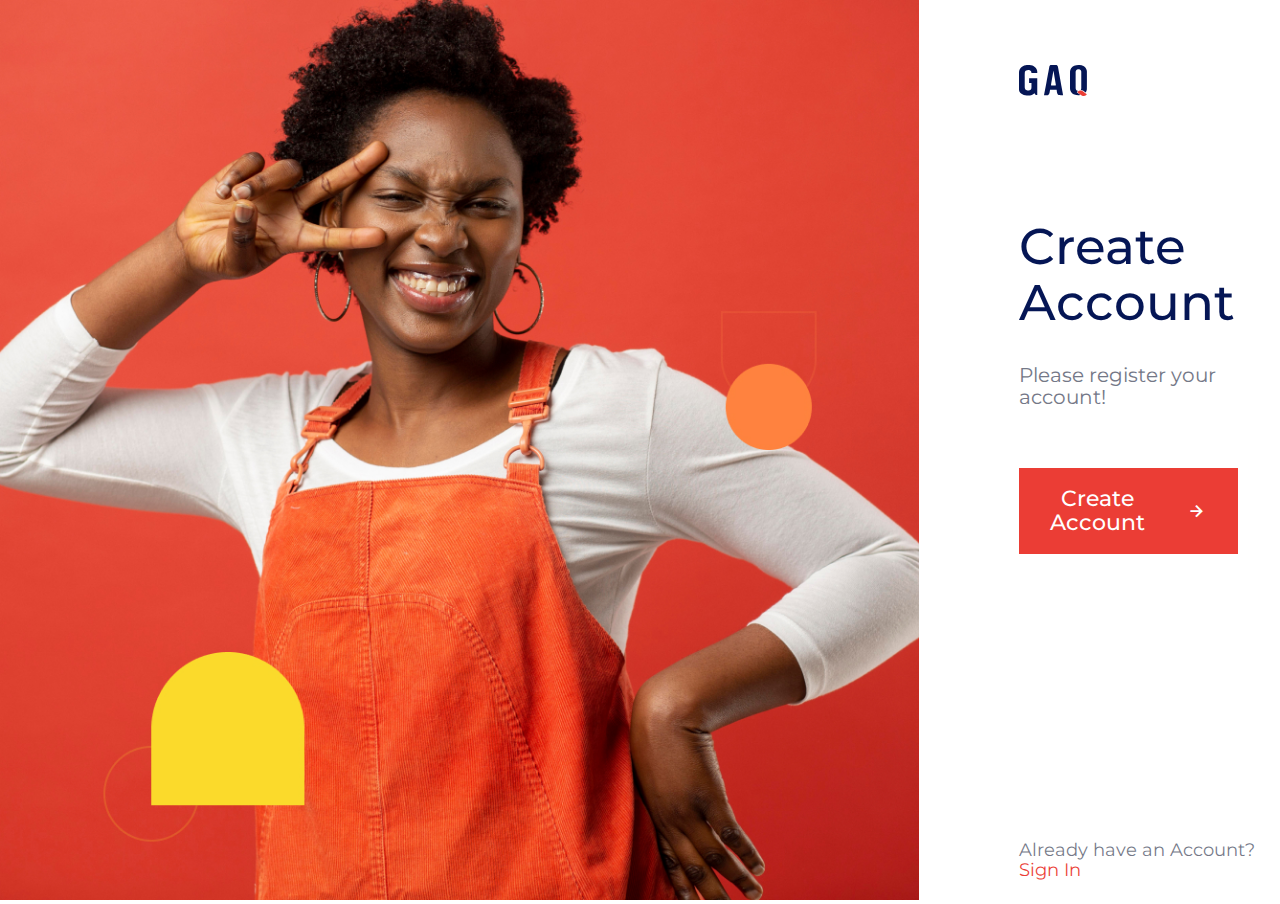
<file: index.html>
<!DOCTYPE html>
<html lang="ru">

<head>
    <meta charset="UTF-8">
    <meta http-equiv="X-UA-Compatible" content="IE=edge">
    <meta name="viewport" content="width=device-width, initial-scale=1.0">
    <title>Form</title>

    <link rel="stylesheet" href="./css/header.css">
    <link rel="stylesheet" href="./css/global.css">

    <link rel="preconnect" href="https://fonts.googleapis.com">
    <link rel="preconnect" href="https://fonts.gstatic.com" crossorigin>
    <link href="https://fonts.googleapis.com/css2?family=Montserrat:wght@400;500;600;700&display=swap" rel="stylesheet">

    <link href='https://unpkg.com/boxicons@2.1.1/css/boxicons.min.css' rel='stylesheet'>

</head>

<body>
    
    <header>
        <div class="header-item">
            <img src="./img/bg.jpg" alt="img" class="header-bg">
        </div>

        <div class="header-item info-item">
            <a href="index.html" class="logo"><img src="./img/logo.svg" alt="logo"></a>
            <h1 class="title">Create Account</h3>
            <p class="text">Please register your account!</p>
            <a href="form.html"><button class="btn header-btn">Create Account <i class='bx bx-right-arrow-alt icon'></i></button></a>

            <div class="link">
                Already have an Account? <a href="#">Sign In</a>
            </div>
        </div>
    </header>


</body>
</html>
</file>
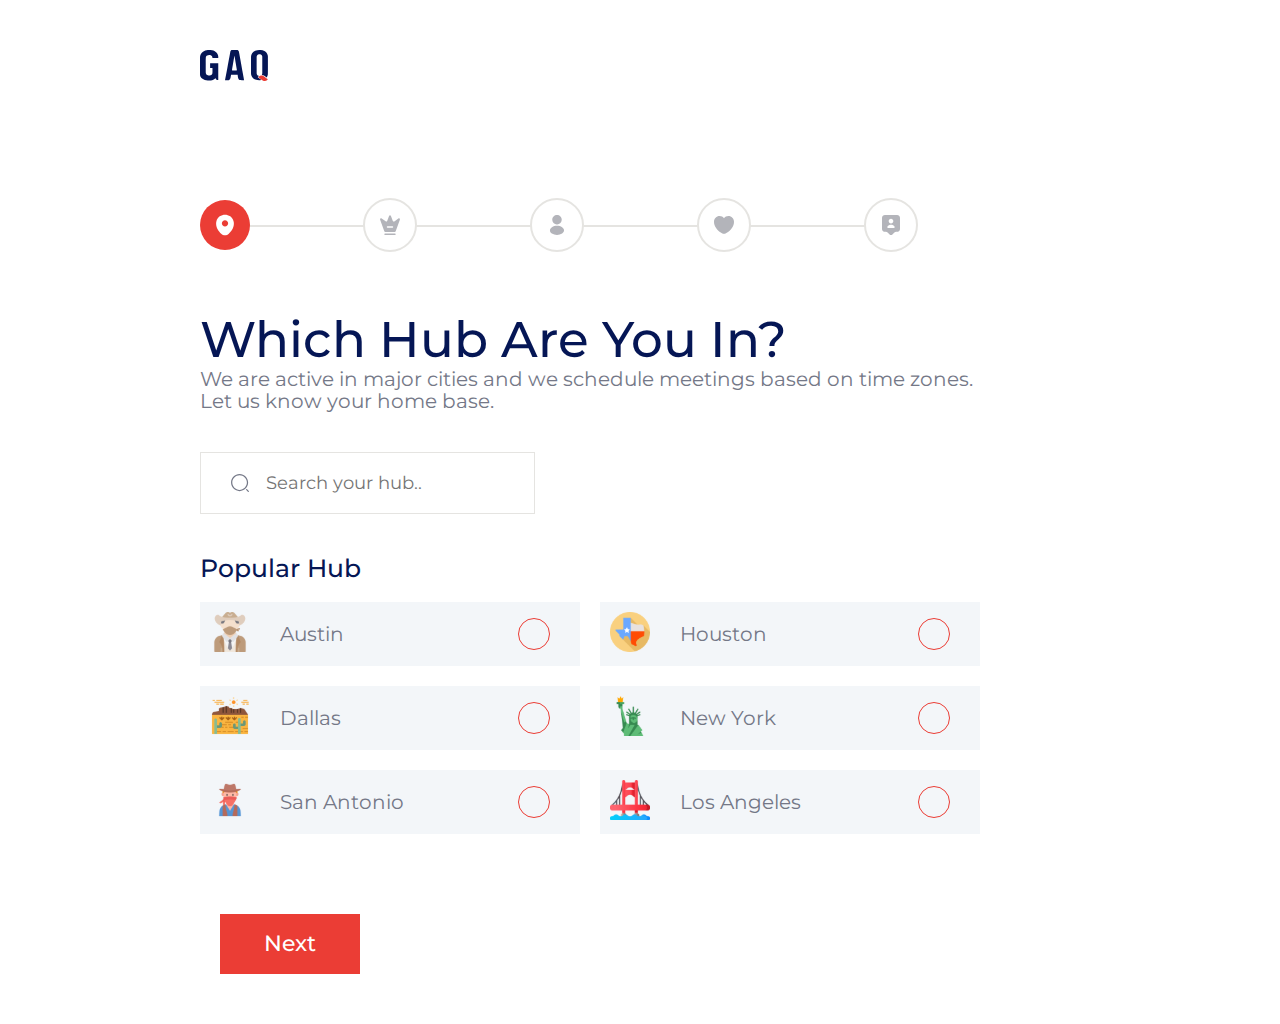
<file: form.html>
<!DOCTYPE html>
<html lang="ru">

<head>
    <meta charset="UTF-8">
    <meta http-equiv="X-UA-Compatible" content="IE=edge">
    <meta name="viewport" content="width=device-width, initial-scale=1.0">
    <title>Form</title>

    <link rel="stylesheet" href="./css/form1.css">
    <link rel="stylesheet" href="./css/global.css">
    <link rel="stylesheet" href="./css/radio.css">
    <link rel="stylesheet" href="./css/checkbox.css">
    <link rel="stylesheet" href="./css/uploader.css">
    <link rel="stylesheet" href="./css/interests.css">
    <link rel="stylesheet" href="./css/about.css">
    <link rel="stylesheet" href="./css/finish.css">

    <link rel="preconnect" href="https://fonts.googleapis.com">
    <link rel="preconnect" href="https://fonts.gstatic.com" crossorigin>
    <link href="https://fonts.googleapis.com/css2?family=Montserrat:wght@400;500;600;700&display=swap" rel="stylesheet">

    <link href='https://unpkg.com/boxicons@2.1.1/css/boxicons.min.css' rel='stylesheet'>

</head>

<body>
    
    <main>
        <a href="index.html" class="logo"><img src="./img/logo.svg" alt="logo"></a>

        <form action="#" class="steps-form">
            <div class="steps-numbers">
                <div class="progress">
                    <div class="progress-success"></div>    
                </div>

                <div class="step-number">
                    <svg width="18" height="22" viewBox="0 0 18 22" fill="none" xmlns="http://www.w3.org/2000/svg">
                        <path d="M17.62 7.45C16.57 2.83 12.54 0.75 8.99997 0.75C8.99997 0.75 8.99997 0.75 8.98997 0.75C5.45997 0.75 1.41997 2.82 0.369973 7.44C-0.800027 12.6 2.35997 16.97 5.21997 19.72C6.27997 20.74 7.63997 21.25 8.99997 21.25C10.36 21.25 11.72 20.74 12.77 19.72C15.63 16.97 18.79 12.61 17.62 7.45ZM8.99997 12.46C7.25997 12.46 5.84997 11.05 5.84997 9.31C5.84997 7.57 7.25997 6.16 8.99997 6.16C10.74 6.16 12.15 7.57 12.15 9.31C12.15 11.05 10.74 12.46 8.99997 12.46Z" fill="#B3B4BA"/>
                    </svg>
                </div>

                <div class="step-number">
                    <svg width="24" height="24" viewBox="0 0 24 24" fill="none" xmlns="http://www.w3.org/2000/svg">
                        <path d="M17 22H7C6.59 22 6.25 21.66 6.25 21.25C6.25 20.84 6.59 20.5 7 20.5H17C17.41 20.5 17.75 20.84 17.75 21.25C17.75 21.66 17.41 22 17 22Z" fill="#B3B4BA"/>
                        <path d="M20.35 5.52004L16.35 8.38004C15.82 8.76004 15.06 8.53004 14.83 7.92004L12.94 2.88004C12.62 2.01004 11.39 2.01004 11.07 2.88004L9.16998 7.91004C8.93998 8.53004 8.18997 8.76004 7.65998 8.37004L3.65998 5.51004C2.85998 4.95004 1.79998 5.74004 2.12998 6.67004L6.28998 18.32C6.42998 18.72 6.80998 18.98 7.22998 18.98H16.76C17.18 18.98 17.56 18.71 17.7 18.32L21.86 6.67004C22.2 5.74004 21.14 4.95004 20.35 5.52004ZM14.5 14.75H9.49998C9.08998 14.75 8.74998 14.41 8.74998 14C8.74998 13.59 9.08998 13.25 9.49998 13.25H14.5C14.91 13.25 15.25 13.59 15.25 14C15.25 14.41 14.91 14.75 14.5 14.75Z" fill="#B3B4BA"/>
                    </svg>  
                </div>

                <div class="step-number">
                    <svg width="24" height="24" viewBox="0 0 24 24" fill="none" xmlns="http://www.w3.org/2000/svg">
                    <path d="M12 2C9.38 2 7.25 4.13 7.25 6.75C7.25 9.32 9.26 11.4 11.88 11.49C11.96 11.48 12.04 11.48 12.1 11.49C12.12 11.49 12.13 11.49 12.15 11.49C12.16 11.49 12.16 11.49 12.17 11.49C14.73 11.4 16.74 9.32 16.75 6.75C16.75 4.13 14.62 2 12 2Z" fill="#B3B4BA"/>
                    <path d="M17.08 14.15C14.29 12.29 9.73996 12.29 6.92996 14.15C5.65996 15 4.95996 16.15 4.95996 17.38C4.95996 18.61 5.65996 19.75 6.91996 20.59C8.31996 21.53 10.16 22 12 22C13.84 22 15.68 21.53 17.08 20.59C18.34 19.74 19.04 18.6 19.04 17.36C19.03 16.13 18.34 14.99 17.08 14.15Z" fill="#B3B4BA"/>
                    </svg>
                </div>

                <div class="step-number">
                    <svg width="24" height="24" viewBox="0 0 24 24" fill="none" xmlns="http://www.w3.org/2000/svg">
                    <path d="M16.44 3.09998C14.63 3.09998 13.01 3.97998 12 5.32998C10.99 3.97998 9.37 3.09998 7.56 3.09998C4.49 3.09998 2 5.59998 2 8.68998C2 9.87998 2.19 10.98 2.52 12C4.1 17 8.97 19.99 11.38 20.81C11.72 20.93 12.28 20.93 12.62 20.81C15.03 19.99 19.9 17 21.48 12C21.81 10.98 22 9.87998 22 8.68998C22 5.59998 19.51 3.09998 16.44 3.09998Z" fill="#B3B4BA"/>
                    </svg>
                </div>

                <div class="step-number">
                    <svg width="24" height="24" viewBox="0 0 24 24" fill="none" xmlns="http://www.w3.org/2000/svg">
                    <path d="M18 2H6C4.34 2 3 3.33 3 4.97V15.88C3 17.52 4.34 18.85 6 18.85H6.76C7.56 18.85 8.32 19.16 8.88 19.72L10.59 21.41C11.37 22.18 12.64 22.18 13.42 21.41L15.13 19.72C15.69 19.16 16.46 18.85 17.25 18.85H18C19.66 18.85 21 17.52 21 15.88V4.97C21 3.33 19.66 2 18 2ZM12 5.75C13.29 5.75 14.33 6.79 14.33 8.08C14.33 9.37 13.29 10.41 12 10.41C10.71 10.41 9.67 9.36 9.67 8.08C9.67 6.79 10.71 5.75 12 5.75ZM14.68 15.06H9.32C8.51 15.06 8.04 14.16 8.49 13.49C9.17 12.48 10.49 11.8 12 11.8C13.51 11.8 14.83 12.48 15.51 13.49C15.96 14.16 15.48 15.06 14.68 15.06Z" fill="#B3B4BA"/>
                    </svg>
                </div>
            </div>
        
            <div class="steps">
                <div class="form-step">
                    <div class="title">Which Hub Are You In?</div>
                    <div class="text">We are active in major cities and we schedule meetings based on time zones.<br>Let us know your home base.</div>

                    <div class="form-input search-input">
                        <input type="text" class="input" placeholder="Search your hub..">
                        <div class="input-img">
                            <svg width="20" height="20" viewBox="0 0 20 20" fill="none" xmlns="http://www.w3.org/2000/svg">
                                <path d="M9.58329 18.125C4.87496 18.125 1.04163 14.2916 1.04163 9.58329C1.04163 4.87496 4.87496 1.04163 9.58329 1.04163C14.2916 1.04163 18.125 4.87496 18.125 9.58329C18.125 14.2916 14.2916 18.125 9.58329 18.125ZM9.58329 2.29163C5.55829 2.29163 2.29163 5.56663 2.29163 9.58329C2.29163 13.6 5.55829 16.875 9.58329 16.875C13.6083 16.875 16.875 13.6 16.875 9.58329C16.875 5.56663 13.6083 2.29163 9.58329 2.29163Z" fill="#747887"/>
                                <path d="M18.3333 18.9583C18.175 18.9583 18.0166 18.9 17.8916 18.775L16.225 17.1083C15.9833 16.8666 15.9833 16.4666 16.225 16.225C16.4666 15.9833 16.8666 15.9833 17.1083 16.225L18.775 17.8916C19.0166 18.1333 19.0166 18.5333 18.775 18.775C18.65 18.9 18.4916 18.9583 18.3333 18.9583Z" fill="#747887"/>
                            </svg>
                        </div>
                    </div>

                    <div class="form-item">
                        <div class="form-item-title">Popular Hub</div>

                        <div class="radio-buttons">
                            <label class="radio-item">
                                <input type="radio" class="radio-input" name="radio">
                                <div class="fake"></div>
                                <div class="img"><img src="./img/step-icon/1step/austin.svg"></div>
                                <div class="text step-1">Austin</div>
                                <div class="border"></div>
                            </label>

                            <label class="radio-item">
                                <input type="radio" class="radio-input" name="radio">
                                <div class="fake"></div>
                                <div class="img"><img src="./img/step-icon/1step/houston.svg"></div>
                                <div class="text step-1">Houston</div>
                                <div class="border"></div>
                            </label>

                            <label class="radio-item">
                                <input type="radio" class="radio-input" name="radio">
                                <div class="fake"></div>
                                <div class="img"><img src="./img/step-icon/1step/dallas.svg"></div>
                                <div class="text step-1">Dallas</div>
                                <div class="border"></div>
                            </label>

                            <label class="radio-item">
                                <input type="radio" class="radio-input" name="radio">
                                <div class="fake"></div>
                                <div class="img"><img src="./img/step-icon//1step/newYork.svg"></div>
                                <div class="text step-1">New York</div>
                                <div class="border"></div>
                            </label>

                            <label class="radio-item">
                                <input type="radio" class="radio-input" name="radio">
                                <div class="fake"></div>
                                <div class="img"><img src="./img/step-icon/1step/sanAntonio.svg"></div>
                                <div class="text step-1">San Antonio</div>
                                <div class="border"></div>
                            </label>

                            <label class="radio-item">
                                <input type="radio" class="radio-input" name="radio">
                                <div class="fake"></div>
                                <div class="img"><img src="./img/step-icon/1step/losAngeles.svg"></div>
                                <div class="text step-1">Los Angeles</div>
                                <div class="border"></div>
                            </label>
                        </div>
                    </div>
                </div>
                    
                <div class="form-step">
                    <div class="title">What Are Your Objectives?</div>
                    <div class="text">Select up to 3 objectives. These will be kept private from other users but help<br>us find relevant matches.</div>

                    <div class="form-item">
                        <div class="form-item-title">Select Objectives</div>

                        <div class="checkboxes">
                            <label class="checkbox-item">
                                <input type="checkbox" class="checkbox-input">
                                <div class="img"><img src="./img/step-icon/2step/brain.svg"></div>
                                <div class="text">Brainstorm with peers</div>
                                <div class="fake-"></div>
                                <div class="border"></div>
                            </label>

                            <label class="checkbox-item">
                                <input type="checkbox" class="checkbox-input">
                                <div class="img"><img src="./img/step-icon/2step/Grow your team.svg"></div>
                                <div class="text">Grow your team</div>
                                <div class="fake-"></div>
                                <div class="border"></div>
                            </label>

                            <label class="checkbox-item">
                                <input type="checkbox" class="checkbox-input">
                                <div class="img"><img src="./img/step-icon/2step/Start a company.svg"></div>
                                <div class="text">Start a company</div>
                                <div class="fake-"></div>
                                <div class="border"></div>
                            </label>

                            <label class="checkbox-item">
                                <input type="checkbox" class="checkbox-input">
                                <div class="img"><img src="./img/step-icon/2step/Explore other companies.svg"></div>
                                <div class="text">Explore other companies</div>
                                <div class="fake-"></div>
                                <div class="border"></div>
                            </label>

                            <label class="checkbox-item">
                                <input type="checkbox" class="checkbox-input">
                                <div class="img"><img src="./img/step-icon/2step/Business development.svg"></div>
                                <div class="text">Business development</div>
                                <div class="fake-"></div>
                                <div class="border"></div>
                            </label>

                            <label class="checkbox-item">
                                <input type="checkbox" class="checkbox-input">
                                <div class="img"><img src="./img/step-icon/2step/Invest.svg"></div>
                                <div class="text">Invest</div>
                                <div class="fake-"></div>
                                <div class="border"></div>
                            </label>

                            <label class="checkbox-item">
                                <input type="checkbox" class="checkbox-input">
                                <div class="img"><img src="./img/step-icon/2step/Explore new projects.svg"></div>
                                <div class="text">Explore new projects</div>
                                <div class="fake-"></div>
                                <div class="border"></div>
                            </label>

                            <label class="checkbox-item">
                                <input type="checkbox" class="checkbox-input">
                                <div class="img"><img src="./img/step-icon/2step/Mentor others.svg"></div>
                                <div class="text">Mentor others</div>
                                <div class="fake-"></div>
                                <div class="border"></div>
                            </label>
                            
                            <label class="checkbox-item">
                                <input type="checkbox" class="checkbox-input">
                                <div class="img"><img src="./img/step-icon/2step/Organize events.svg"></div>
                                <div class="text">Organize events</div>
                                <div class="fake-"></div>
                                <div class="border"></div>
                            </label>

                            <label class="checkbox-item">
                                <input type="checkbox" class="checkbox-input">
                                <div class="img"><img src="./img/step-icon/2step/Raise funding.svg"></div>
                                <div class="text">Raise funding</div>
                                <div class="fake-"></div>
                                <div class="border"></div>
                            </label>

                            <label class="checkbox-item">
                                <input type="checkbox" class="checkbox-input">
                                <div class="img"><img src="./img/step-icon/2step/Find a cofounder.svg"></div>
                                <div class="text">Find a cofounder</div>
                                <div class="fake-"></div>
                                <div class="border"></div>
                            </label>

                            <label class="checkbox-item">
                                <input type="checkbox" class="checkbox-input">
                                <div class="img"><img src="./img/step-icon/2step/Meet intresting people.svg"></div>
                                <div class="text">Meet intresting people</div>
                                <div class="fake-"></div>
                                <div class="border"></div>
                            </label>
                        </div>
                    </div>

                </div>

                <div class="form-step">
                    <div class="title">Fill Your Profile</div>
                    <div class="text">This basic information will be shown to your matches every week. Tell us<br>what you would like to show!</div>

                    <div class="file-uploader">
                        <div class="file-uploader-item">
                            <label class="file-label one-item-file">
                                <input type="file" class="file-input">
                                <div class="file-item">
                                    <div class="file-item-img">
                                        <img src="./img/step-icon/file-uploader.svg">
                                    </div>

                                    <div class="file-item-text">
                                        Upload Your Photo 
                                    </div>
                                </div>
                            </label>
                        </div>

                        <div class="file-uploader-item">
                            <div class="file-item">
                                <div class="form-item-title">
                                    Other Profile
                                </div>

                                <div class="form-input profile-input">
                                    <input type="text" class="input" placeholder="LinkedIn URL">
                                    <div class="input-img">
                                        <img src="./img/step-icon/in.svg" alt="in">
                                    </div>
                                </div>

                                <div class="form-input profile-input">
                                    <input type="text" class="input" placeholder="Twitter URL">
                                    <div class="input-img">
                                        <img src="./img/step-icon/twitter.svg" alt="twit">
                                    </div>
                                </div>
                            </div>
                        </div>
                    </div>
                </div>

                <div class="form-step">
                    <div class="title">What Are You Interested In?</div>
                    <div class="text">Select from the list and add your own interests.</div>

                    <div class="form-input search-input">
                        <input type="text" class="input input-search" placeholder="Add Your Interest">
                        <div class="input-img">
                            <svg width="20" height="20" viewBox="0 0 20 20" fill="none" xmlns="http://www.w3.org/2000/svg">
                                <path d="M9.58329 18.125C4.87496 18.125 1.04163 14.2916 1.04163 9.58329C1.04163 4.87496 4.87496 1.04163 9.58329 1.04163C14.2916 1.04163 18.125 4.87496 18.125 9.58329C18.125 14.2916 14.2916 18.125 9.58329 18.125ZM9.58329 2.29163C5.55829 2.29163 2.29163 5.56663 2.29163 9.58329C2.29163 13.6 5.55829 16.875 9.58329 16.875C13.6083 16.875 16.875 13.6 16.875 9.58329C16.875 5.56663 13.6083 2.29163 9.58329 2.29163Z" fill="#747887"/>
                                <path d="M18.3333 18.9583C18.175 18.9583 18.0166 18.9 17.8916 18.775L16.225 17.1083C15.9833 16.8666 15.9833 16.4666 16.225 16.225C16.4666 15.9833 16.8666 15.9833 17.1083 16.225L18.775 17.8916C19.0166 18.1333 19.0166 18.5333 18.775 18.775C18.65 18.9 18.4916 18.9583 18.3333 18.9583Z" fill="#747887"/>
                            </svg>
                        </div>
                    </div>
                    

                    <div class="form-item">
                        <div class="form-item-title">Business</div>

                        <div class="interests">
                            <label class="interest-item">
                                <input type="checkbox" class="interest-checkbox">
                                <div class="interest-text">Enterpreneurship</div>
                                <div class="interest-border"></div>
                            </label>

                            <label class="interest-item">
                                <input type="checkbox" class="interest-checkbox">
                                <div class="interest-text">Marketing</div>
                                <div class="interest-border"></div>
                            </label>

                            <label class="interest-item">
                                <input type="checkbox" class="interest-checkbox">
                                <div class="interest-text">Sales</div>
                                <div class="interest-border"></div>
                            </label>

                            <label class="interest-item">
                                <input type="checkbox" class="interest-checkbox">
                                <div class="interest-text">Consulting</div>
                                <div class="interest-border"></div>
                            </label>

                            <label class="interest-item">
                                <input type="checkbox" class="interest-checkbox">
                                <div class="interest-text">E-commerce</div>
                                <div class="interest-border"></div>
                            </label>

                            <label class="interest-item">
                                <input type="checkbox" class="interest-checkbox">
                                <div class="interest-text">Retail</div>
                                <div class="interest-border"></div>
                            </label>

                            <label class="interest-item">
                                <input type="checkbox" class="interest-checkbox">
                                <div class="interest-text">Real Estate</div>
                                <div class="interest-border"></div>
                            </label>
                        </div>
                    </div>

                    <div class="form-item">
                        <div class="form-item-title">Investing & Finance</div>

                        <div class="interests">
                            <label class="interest-item">
                                <input type="checkbox" class="interest-checkbox">
                                <div class="interest-text">Angle Investing</div>
                                <div class="interest-border"></div>
                            </label>

                            <label class="interest-item">
                                <input type="checkbox" class="interest-checkbox">
                                <div class="interest-text">Crypto</div>
                                <div class="interest-border"></div>
                            </label>

                            <label class="interest-item">
                                <input type="checkbox" class="interest-checkbox">
                                <div class="interest-text">Quant Finance</div>
                                <div class="interest-border"></div>
                            </label>

                            <label class="interest-item">
                                <input type="checkbox" class="interest-checkbox">
                                <div class="interest-text">Venture Capital</div>
                                <div class="interest-border"></div>
                            </label>

                            <label class="interest-item">
                                <input type="checkbox" class="interest-checkbox">
                                <div class="interest-text">Investment Banking</div>
                                <div class="interest-border"></div>
                            </label>

                            <label class="interest-item">
                                <input type="checkbox" class="interest-checkbox">
                                <div class="interest-text">Economics</div>
                                <div class="interest-border"></div>
                            </label>
                        </div>
                    </div>

                    <div class="form-item">
                        <div class="form-item-title">Lifestyle</div>

                        <div class="interests">
                            <label class="interest-item">
                                <input type="checkbox" class="interest-checkbox">
                                <div class="interest-text">Travel</div>
                                <div class="interest-border"></div>
                            </label>

                            <label class="interest-item">
                                <input type="checkbox" class="interest-checkbox">
                                <div class="interest-text">Fitness</div>
                                <div class="interest-border"></div>
                            </label>

                            <label class="interest-item">
                                <input type="checkbox" class="interest-checkbox">
                                <div class="interest-text">Food</div>
                                <div class="interest-border"></div>
                            </label>

                            <label class="interest-item">
                                <input type="checkbox" class="interest-checkbox">
                                <div class="interest-text">Gaming</div>
                                <div class="interest-border"></div>
                            </label>

                            <label class="interest-item">
                                <input type="checkbox" class="interest-checkbox">
                                <div class="interest-text">Writing</div>
                                <div class="interest-border"></div>
                            </label>

                            <label class="interest-item">
                                <input type="checkbox" class="interest-checkbox">
                                <div class="interest-text">Reading</div>
                                <div class="interest-border"></div>
                            </label>

                            <label class="interest-item">
                                <input type="checkbox" class="interest-checkbox">
                                <div class="interest-text">Dinner Parties</div>
                                <div class="interest-border"></div>
                            </label>

                            <label class="interest-item">
                                <input type="checkbox" class="interest-checkbox">
                                <div class="interest-text">Poker</div>
                                <div class="interest-border"></div>
                            </label>

                            <label class="interest-item">
                                <input type="checkbox" class="interest-checkbox">
                                <div class="interest-text">Chess</div>
                                <div class="interest-border"></div>
                            </label>

                            <label class="interest-item">
                                <input type="checkbox" class="interest-checkbox">
                                <div class="interest-text">Cooking</div>
                                <div class="interest-border"></div>
                            </label>

                            <label class="interest-item">
                                <input type="checkbox" class="interest-checkbox">
                                <div class="interest-text">Wellness</div>
                                <div class="interest-border"></div>
                            </label>

                            <label class="interest-item">
                                <input type="checkbox" class="interest-checkbox">
                                <div class="interest-text">Parenting</div>
                                <div class="interest-border"></div>
                            </label>
                        </div>
                    </div>
                </div>

                <div class="form-step">
                    <div class="title">Tell Us About Your Self</div>
                    <div class="text">Select from the list and add your own interests.</div>


                    <div class="inputs-abouts">
                        <div class="name-about">
                            <div class="form-input">
                                <input type="text" class="input input-about" placeholder="First Name">
                                <div class="input-img">
                                    <img src="./img/step-icon/user.svg">
                                </div>
                            </div>
    
                            <div class="form-input">
                                <input type="text" class="input input-about" placeholder="Last Name">
                                <div class="input-img">
                                    <img src="./img/step-icon/user.svg">
                                </div>
                            </div>
                        </div>
    
                        <div class="message-about">
                            <input type="text" class="input input-message-about" placeholder="About Your Self">
                        </div>
                    </div>

                </div>
            </div>

            <div class="step-buttons">
                <button class="btn-outline prev-step">Back</button>
                <button class="btn next-step">Next</button>
            </div>
        </form>

        <div class="finish">
            <div class="finish-logo"><img src="./img/step-icon/google-logo.svg"></div>
            <div class="finish-title">Finish Your Registration</div>
            <div class="finish-text">Lorem ipsum dolor sit amet, consectetur adipiscing elit, sed do eiusmod<br>tempor incididunt ut labore et dolore magna aliqua.</div>
            <div class="finish-mini-title">Why Connect My Google Account?</div>
            <div class="finish-mini-text">Your contact and calendar data helps us schedule meetings and ensure that<br>your matches are relevant (not matching you with people you already know,<br>for instance).<br><br>We’re serious about your privacy and will never share your private data with<br>other users or third parties without your consent.</div>
            
            <button class="btn btn-finish">
                <svg width="20" height="20" viewBox="0 0 20 20" fill="none" xmlns="http://www.w3.org/2000/svg">
                    <path d="M1.064 5.51C1.89601 3.85324 3.17237 2.46051 4.75043 1.48747C6.32849 0.514427 8.14606 -0.000583569 10 4.96231e-07C12.695 4.96231e-07 14.959 0.99 16.69 2.605L13.823 5.473C12.786 4.482 11.468 3.977 10 3.977C7.395 3.977 5.19 5.737 4.405 8.1C4.205 8.7 4.091 9.34 4.091 10C4.091 10.66 4.205 11.3 4.405 11.9C5.191 14.264 7.395 16.023 10 16.023C11.345 16.023 12.49 15.668 13.386 15.068C13.9054 14.726 14.3501 14.2822 14.6932 13.7635C15.0363 13.2448 15.2706 12.6619 15.382 12.05H10V8.182H19.418C19.536 8.836 19.6 9.518 19.6 10.227C19.6 13.273 18.51 15.837 16.618 17.577C14.964 19.105 12.7 20 10 20C8.68663 20.0005 7.38604 19.7422 6.17254 19.2399C4.95905 18.7375 3.85645 18.0009 2.92776 17.0722C1.99907 16.1436 1.2625 15.041 0.760135 13.8275C0.257774 12.614 -0.000524861 11.3134 8.00714e-07 10C8.00714e-07 8.386 0.386001 6.86 1.064 5.51Z" fill="white"/>
                </svg> 
                Finish Sign Up With Google
            </button>
        </div>
    </main>



    <script src="./js/script.js"></script>

</body>
</html>
</file>
<file: css/header.css>
* {
    font-family: Montserrat;
}

body {
    padding: 0;
    margin: 0;
}

:root {
    --blue: #051655;
    --light-blue: #F3F6F9;
    --red: #EB3D35;
    --grey: #747887;
    --p: 20px;
}







/* header */
 
header {
    display: flex;
    width: 100%;
    height: 100vh;
}

.header-bg {
    width: auto;
    height: 100%;
}

.info-item {
    padding: 65px 100px;
}

.logo {
    display: flex;
    padding-bottom: 89px;
}

.header-btn {
    margin-top: 40px;
    padding: 18px 30px;
}

.link {
    position: absolute;
    bottom: 0;
    padding-bottom: 20px;
    font-weight: 375;
    font-size: 18px;
    line-height: 20px;
    color: var(--grey);
}

.link a {
    color: var(--red);
}









@media (max-width: 350px) {

    .header-bg {
        display: none;
    }

    .info-item {
        padding: 10px 10px;
    }

    .header-btn {
        margin-top: 10px;
        padding: 18px 30px;
        display: flex;
    }

    .logo {
        display: flex;
        padding-bottom: 40px;
    }

    h1 {
        margin: 0;
        padding: 0;
    }
    
}
</file>
<file: css/global.css>
* {
    font-family: Montserrat;
}

body {
    padding: 0;
    margin: 0;
}

:root {
    --blue: #051655;
    --light-blue: #F3F6F9;
    --red: #EB3D35;
    --grey: #747887;
    --p: 20px;
}

a {
    text-decoration: none;
}

.icon {
    transition: all .2s ease;
}






.title {
    font-weight: 500;
    font-size: 50px;
    line-height: 56px;
    color: var(--blue);
}

.text {
    font-weight: 400;
    font-size: 20px;
    line-height: 22px;
    color: var(--grey);
}

.btn {
    background-color: var(--red);
    padding: 18px 30px;
    display: inline-flex;
    align-items: center;
    font-weight: 494;
    font-size: 22px;
    line-height: 24px;
    color: #fff;
    gap: 40px;
    outline: none;
    cursor: pointer;
    transition: all .2s ease;
    border: 1px solid var(--red);
}

.btn:hover {
    background-color: #fff;
    color: var(--red);
    border: 1px solid var(--red);
}

.btn-outline {
    background-color: #fff;
    padding: 18px 30px;
    display: inline-flex;
    align-items: center;
    font-weight: 494;
    font-size: 22px;
    line-height: 24px;
    color: var(--blue);
    gap: 40px;
    outline: none;
    cursor: pointer;
    transition: all .2s ease;
    border: 1px solid var(--light-grey);
}

.btn-outline:hover {
    background-color: var(--blue);
    color: #fff;
    border: 1px solid var(--blue);
}

.btn:hover .icon {
    transform: translate(10px);
} 

.input {
    padding: 20px 20px 20px 65px;
    border: 1px solid var(--light-grey);
    outline: none;
    font-weight: 400;
    font-size: 18px;
    line-height: 20px;
    color: var(--grey);
}

.input:focus {
    border: 1px solid var(--red);
}

.input-search {
    width: 460px;
}
</file>
<file: css/form1.css>
* {
    font-family: Montserrat;
}

body {
    padding: 0;
    margin: 0;
}

:root {
    --blue: #051655;
    --light-blue: #F3F6F9;
    --red: #EB3D35;
    --grey: #747887;
    --light-grey: #E5E4E1;
    --p: 20px;
}



main {
    padding: 50px 200px;
}

.steps-numbers {
    display: flex;
    align-items: center;
    position: relative;
    max-width: 718px;
    margin-top: 113px;
    margin-bottom: 60px;
}

.step-number {
    display: flex;
    justify-content: center;
    align-items: center;
    width: 50px;
    height: 50px;
    border-radius: 50%;
    border: 2px solid var(--light-grey);
    margin-right: 113px;
    flex-shrink: 0;
    background-color: #fff;
}

.step-number.active-number {
    background-color: var(--red);
    border: transparent;
    transition: all 1s ease;
}

.step-number.active-number path {
    fill: #fff;
}

.progress {
    height: 2px;
    width: 700px;
    position: absolute;
    top: 50%;
    left: 0;
    right: 0;
    background-color: var(--light-grey);
    z-index: -1;
    transition: all .2s ease;
}

.progress-success {
    position: absolute;
    left: 0;
    top: 0;
    height: 2px;
    background-color: var(--red);
    transition: all 1s ease;
}



.step-buttons {
    margin-top: 80px;
}

.prev-step {
    width: 140px;
    height: 60px;
    display: flex;
    justify-content: center;
    align-items: center;
}

.next-step {
    width: 140px;
    height: 60px;
    display: flex;
    justify-content: center;
    align-items: center;
    margin-left: 20px;
}


.form-input {
    position: relative;
    /* max-width: 460px; */
    display: flex;
    align-items: center;
}

.form-input.search-input {
    margin-top: 40px;
}

.input-img {
    position: absolute;
    left: 30px;
    display: flex;
    align-items: center;
}

.form-item-title {
    font-weight: 494;
    font-size: 25px;
    line-height: 28px;
    color: var(--blue);
    margin-top: 40px;
    margin-bottom: 20px;
}

.form-step {
    display: none;
}

.form-step.active {
    display: flex;
    flex-direction: column;
}






@media (max-width: 350px) {

    main {
        padding: 10px;
    }
    
    .step-number {
        width: 40px;
        height: 40px;
        margin-right: 22px;
    }

    .steps-numbers {
        margin-top: 30px;
        margin-bottom: 30px;
    }

    .progress {
        height: 2px;
        width: 285px;
    }

    .file-label {
        width: 10px;
        height: 10px;
    }

}
</file>
<file: css/radio.css>
* {
    font-family: Montserrat;
}

body {
    padding: 0;
    margin: 0;
}

:root {
    --blue: #051655;
    --light-blue: #F3F6F9;
    --red: #EB3D35;
    --grey: #747887;
    --light-grey: #E5E4E1;
    --p: 20px;
}





.radio-buttons {
    display: flex;
    gap: 20px;
    flex-wrap: wrap;
    margin-top: 20px;
}

.radio-item {
    display: flex;
    max-width: 360px;
    width: 100%;
    padding: 10px;
    background-color: var(--light-blue);
    align-items: center;
    position: relative;
}

.radio-input {
    display: none;
}

.radio-input:checked ~ .fake:after {
    opacity: 1;
}

.radio-input:checked ~ .border {
    opacity: 1;
}


.fake {
    width: 30px;
    height: 30px;
    border-radius: 50%;
    border: 1px solid var(--red);
    position: absolute;
    right: 30px;
    top: 50%;
    transform: translate(0, -50%);
}

.fake:after {
    position: absolute;
    content: "";
    width: 20px;
    height: 20px;
    background-color: var(--red);
    border-radius: 50%;
    top: 50%;
    left: 50%;
    transform: translate(-50%, -50%);
    opacity: 0;
    transition: all .2s ease;
}

.radio-buttons > .text {
    font-style: normal;
    font-weight: 494;
    font-size: 20px;
    line-height: 22px;
    color: var(--blue);
    margin-left: 30px;
}

.radio-buttons > .img {
    width: 60px;
    height: 60px;
    display: flex;
    justify-content: center;
    align-items: center;
    background-color: #fff;
    padding: 10px;
}

.radio-buttons > .img > img {
    max-width: 100%;
    width: 100%;
    height: auto;
}

.border {
    position: absolute;
    border: 1px solid var(--red);
    left: 0;
    right: 0;
    bottom: 0;
    top: 0;
    opacity: 0;
    transition: all .2s ease;
}

.step-1 {
    margin-left: 30px;
}
</file>
<file: css/checkbox.css>
* {
    font-family: Montserrat;
}

body {
    padding: 0;
    margin: 0;
}

:root {
    --blue: #051655;
    --light-blue: #F3F6F9;
    --red: #EB3D35;
    --grey: #747887;
    --light-grey: #E5E4E1;
    --p: 20px;
}









.checkboxes {
    display: flex;
    flex-wrap: wrap;
    gap: 20px;
    margin-top: 20px;
}

.checkbox-item {
    display: flex;
    max-width: 360px;
    width: 100%;
    padding: 10px; 
    background-color: var(--light-blue);
    align-items: center;
    position: relative;
}

.checkbox-input {
    display: none;
}

.checkbox-input:checked ~ .fake-:before {
    opacity: 1;
}

.checkbox-input:checked ~ .border {
    opacity: 1;
}

.checkbox-item > .img {
    width: 60px;
    height: 60px;
    padding: 10px;
    background-color: #fff;
    display: flex;
    align-items: center;
    justify-content: center;
}

.checkbox-item > .img > img {
    max-width: 100%;
    width: 100%;
    height: auto;
}

.checkbox-item > .text {
    font-style: normal;
    font-weight: 494;
    font-size: 20px;
    line-height: 22px;
    color: var(--blue);
    margin-left: 30px;
}

.fake- {
    width: 30px;
    height: 30px;
    border-radius: 5px;
    border: 1px solid var(--light-grey);
    background-color: #fff;
    margin-left: auto;
    position: relative;
    transition: all .2s ease;
}

.fake-:before {
    position: absolute;
    content: '';
    right: 0;
    left: 0;
    bottom: 0;
    top: 0;
    background: var(--red) url('/img/step-icon/check.svg') no-repeat;
    background-position: center;
    border-radius: 5px;
    opacity: 0;
}

.border {
    position: absolute;
    right: 0;
    left: 0;
    top: 0;
    bottom: 0;
    border: 1px solid var(--red);
    opacity: 0;
    transition: all .2s ease;
}
</file>
<file: css/uploader.css>
* {
    font-family: Montserrat;
}

body {
    padding: 0;
    margin: 0;
}

:root {
    --blue: #051655;
    --light-blue: #F3F6F9;
    --red: #EB3D35;
    --grey: #747887;
    --light-grey: #E5E4E1;
    --p: 20px;
}








.file-uploader {
    display: flex;
    max-width: 1120px;
    width: 100%;
    margin-top: 40px;
    gap: 40px;
}

.file-uploader-item:first-child {
    flex: 0 0 auto;
}

.file-uploader-item:last-child {
    flex: 1 1 auto;
}

.one-item-file {
    border: dashed var(--blue);
}

.file-label {
    display: flex;
    width: 360px;
    height: 360px;
    position: relative;
    background-color: var(--light-blue);
    cursor: pointer;
}

.file-input {
    display: none;
}

.one-item-file > .file-item {
    position: absolute;
    left: 50%;
    top: 50%;
    transform: translate(-50%, -50%);
    display: flex;
    flex-direction: column;
    justify-content: center;
    align-items: center;    
}

.file-item-text {
    font-weight: 500;
    font-size: 20px;
    line-height: 22px;
    color: var(--blue);
    width: 107%;
    margin-top: 35px;
}

.profile-input {
    display: flex;
    width: 100%;
    margin-top: 10px;
    max-width: 100%;
}

.profile-input > .input {
    width: 100%;
    display: flex;
}







@media (max-width: 350px) {

    .file-uploader {
        display: flex;
        flex-direction: column;
    }

    .file-label {
        width: 280px;
        height: 280px;
    }

}
</file>
<file: css/interests.css>
* {
    font-family: Montserrat;
}

body {
    padding: 0;
    margin: 0;
}

:root {
    --blue: #051655;
    --light-blue: #F3F6F9;
    --red: #EB3D35;
    --grey: #747887;
    --light-grey: #E5E4E1;
    --p: 20px;
}






.interests {
    display: flex;
    flex-wrap: wrap;
    gap: 10px;
}

.interest-item {
    position: relative;
    display: flex;
    padding: 15px 24px;
    border: 1px solid var(--light-grey);
    margin-top: 20px;
    cursor: pointer;
}

.interest-item > input {
    display: none;
}

.interest-checkbox:checked ~ .interest-text {
    color: var(--blue);
}

.interest-checkbox:checked ~ .interest-border {
    opacity: 1;
}

.interest-text {
    font-weight: 500;
    font-size: 18px;
    line-height: 20px;
    color: var(--grey);
    transition: all .2s ease;
}

.interest-border {
    position: absolute;
    right: 0;
    left: 0;
    top: 0;
    bottom: 0;
    border: 1px solid var(--blue);
    opacity: 0;
    transition: all .2s ease;
}
</file>
<file: css/about.css>
* {
    font-family: Montserrat;
}

body {
    padding: 0;
    margin: 0;
}

:root {
    --blue: #051655;
    --light-blue: #F3F6F9;
    --red: #EB3D35;
    --grey: #747887;
    --light-grey: #E5E4E1;
    --p: 20px;
}





.name-about {
    display: flex;
    gap: 10px;
}

.inputs-abouts {
    max-width: 1051px;
    margin-top: 40px;
}

.input-about {
    width: 460px;
}

.input-message-about {
    margin-top: 10px;
    width: 100%;
    padding-left: 30px;
}
</file>
<file: css/finish.css>
* {
    font-family: Montserrat;
}

body {
    padding: 0;
    margin: 0;
}

:root {
    --blue: #051655;
    --light-blue: #F3F6F9;
    --red: #EB3D35;
    --grey: #747887;
    --light-grey: #E5E4E1;
    --p: 20px;
}





.finish {
    display: none;
    margin-top: 100px;
}

.finish-title {
    margin-top: 40px;
    font-weight: 500;
    font-size: 50px;
    color: var(--blue);
}

.finish-text {
    font-weight: 375;
    font-size: 20px;
    line-height: 22px;
    color: var(--grey);
    margin-top: 10px;
}

.finish-mini-title {
    font-weight: 494;
    font-size: 25px;
    line-height: 28px;
    color: var(--blue);
    margin-top: 40px;
}

.finish-mini-text {
    font-weight: 375;
    font-size: 20px;
    line-height: 25px;
    color: var(--grey);
    margin-top: 10px;
}

.btn-finish {
    margin-top: 60px;
    transition: all .2s ease;
}

.btn-finish:hover path {
    fill: var(--red);
}
</file>
